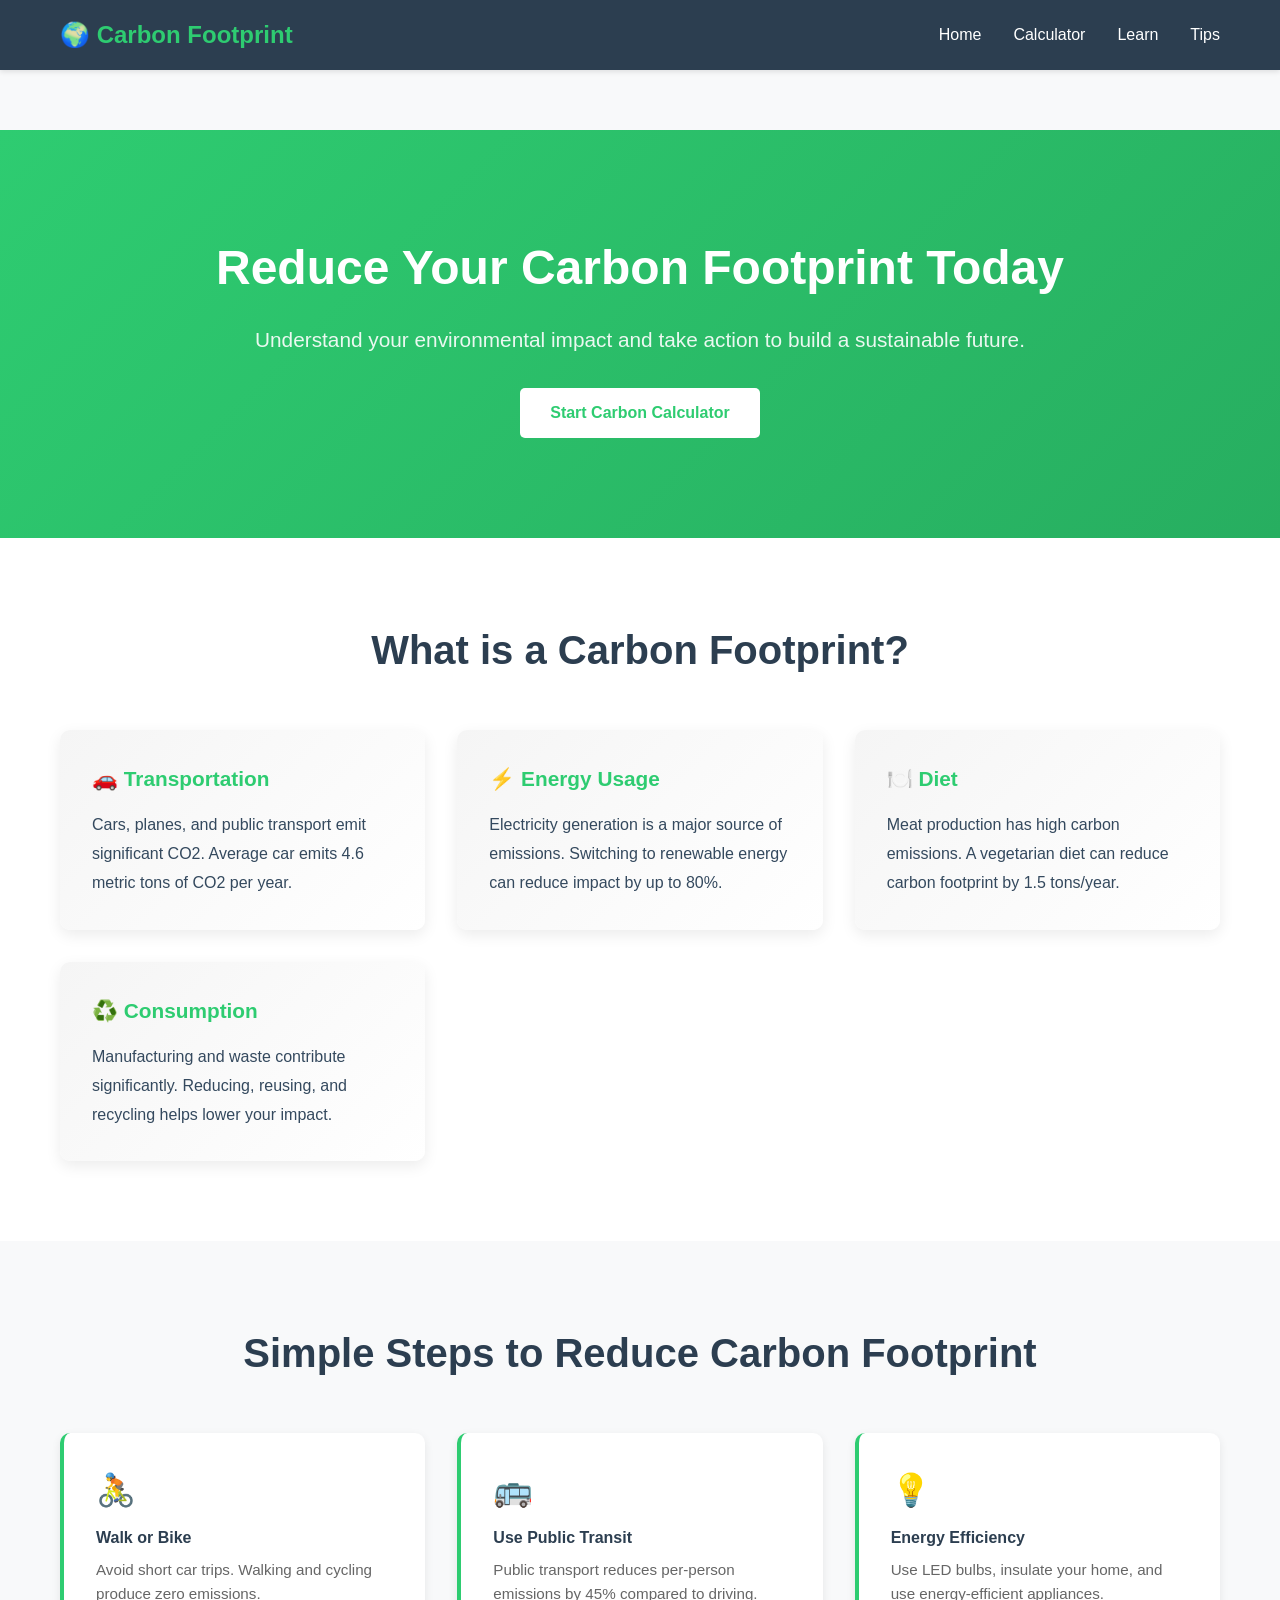
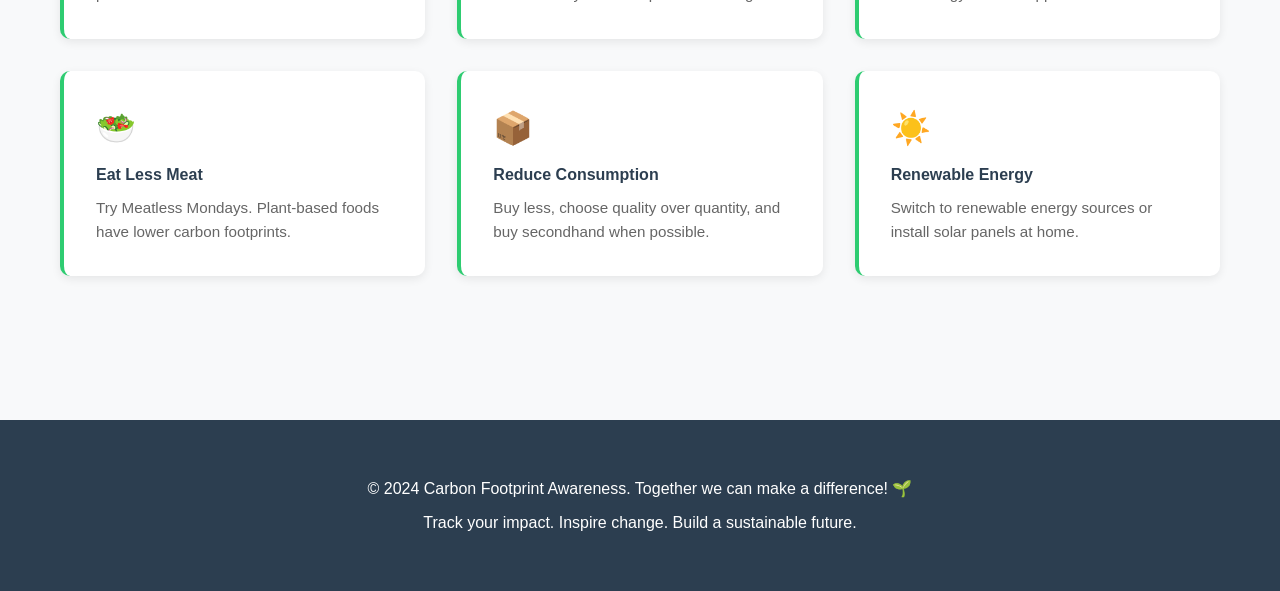
<file: index.html>
<!DOCTYPE html>
<html lang="en">
<head>
    <meta charset="UTF-8">
    <meta name="viewport" content="width=device-width, initial-scale=1.0">
    <title>Carbon Footprint Awareness - Make a Difference</title>
    <link rel="stylesheet" href="styles.css">
</head>
<body>
    <nav class="navbar">
        <div class="container">
            <div class="logo">🌍 Carbon Footprint</div>
            <ul class="nav-links">
                <li><a href="#home">Home</a></li>
                <li><a href="calculator.html">Calculator</a></li>
                <li><a href="#education">Learn</a></li>
                <li><a href="#tips">Tips</a></li>
            </ul>
        </div>
    </nav>

    <section id="home" class="hero">
        <div class="container">
            <h1>Reduce Your Carbon Footprint Today</h1>
            <p>Understand your environmental impact and take action to build a sustainable future.</p>
            <a href="calculator.html" class="btn btn-primary">Start Carbon Calculator</a>
        </div>
    </section>

    <section id="education" class="education">
        <div class="container">
            <h2>What is a Carbon Footprint?</h2>
            <div class="content-grid">
                <div class="card">
                    <h3>🚗 Transportation</h3>
                    <p>Cars, planes, and public transport emit significant CO2. Average car emits 4.6 metric tons of CO2 per year.</p>
                </div>
                <div class="card">
                    <h3>⚡ Energy Usage</h3>
                    <p>Electricity generation is a major source of emissions. Switching to renewable energy can reduce impact by up to 80%.</p>
                </div>
                <div class="card">
                    <h3>🍽️ Diet</h3>
                    <p>Meat production has high carbon emissions. A vegetarian diet can reduce carbon footprint by 1.5 tons/year.</p>
                </div>
                <div class="card">
                    <h3>♻️ Consumption</h3>
                    <p>Manufacturing and waste contribute significantly. Reducing, reusing, and recycling helps lower your impact.</p>
                </div>
            </div>
        </div>
    </section>

    <section id="tips" class="tips">
        <div class="container">
            <h2>Simple Steps to Reduce Carbon Footprint</h2>
            <div class="tips-grid">
                <div class="tip-item">
                    <span class="tip-icon">🚴</span>
                    <h4>Walk or Bike</h4>
                    <p>Avoid short car trips. Walking and cycling produce zero emissions.</p>
                </div>
                <div class="tip-item">
                    <span class="tip-icon">🚌</span>
                    <h4>Use Public Transit</h4>
                    <p>Public transport reduces per-person emissions by 45% compared to driving.</p>
                </div>
                <div class="tip-item">
                    <span class="tip-icon">💡</span>
                    <h4>Energy Efficiency</h4>
                    <p>Use LED bulbs, insulate your home, and use energy-efficient appliances.</p>
                </div>
                <div class="tip-item">
                    <span class="tip-icon">🥗</span>
                    <h4>Eat Less Meat</h4>
                    <p>Try Meatless Mondays. Plant-based foods have lower carbon footprints.</p>
                </div>
                <div class="tip-item">
                    <span class="tip-icon">📦</span>
                    <h4>Reduce Consumption</h4>
                    <p>Buy less, choose quality over quantity, and buy secondhand when possible.</p>
                </div>
                <div class="tip-item">
                    <span class="tip-icon">☀️</span>
                    <h4>Renewable Energy</h4>
                    <p>Switch to renewable energy sources or install solar panels at home.</p>
                </div>
            </div>
        </div>
    </section>

    <footer>
        <div class="container">
            <p>&copy; 2024 Carbon Footprint Awareness. Together we can make a difference! 🌱</p>
            <p>Track your impact. Inspire change. Build a sustainable future.</p>
        </div>
    </footer>
</body>
</html>
</file>
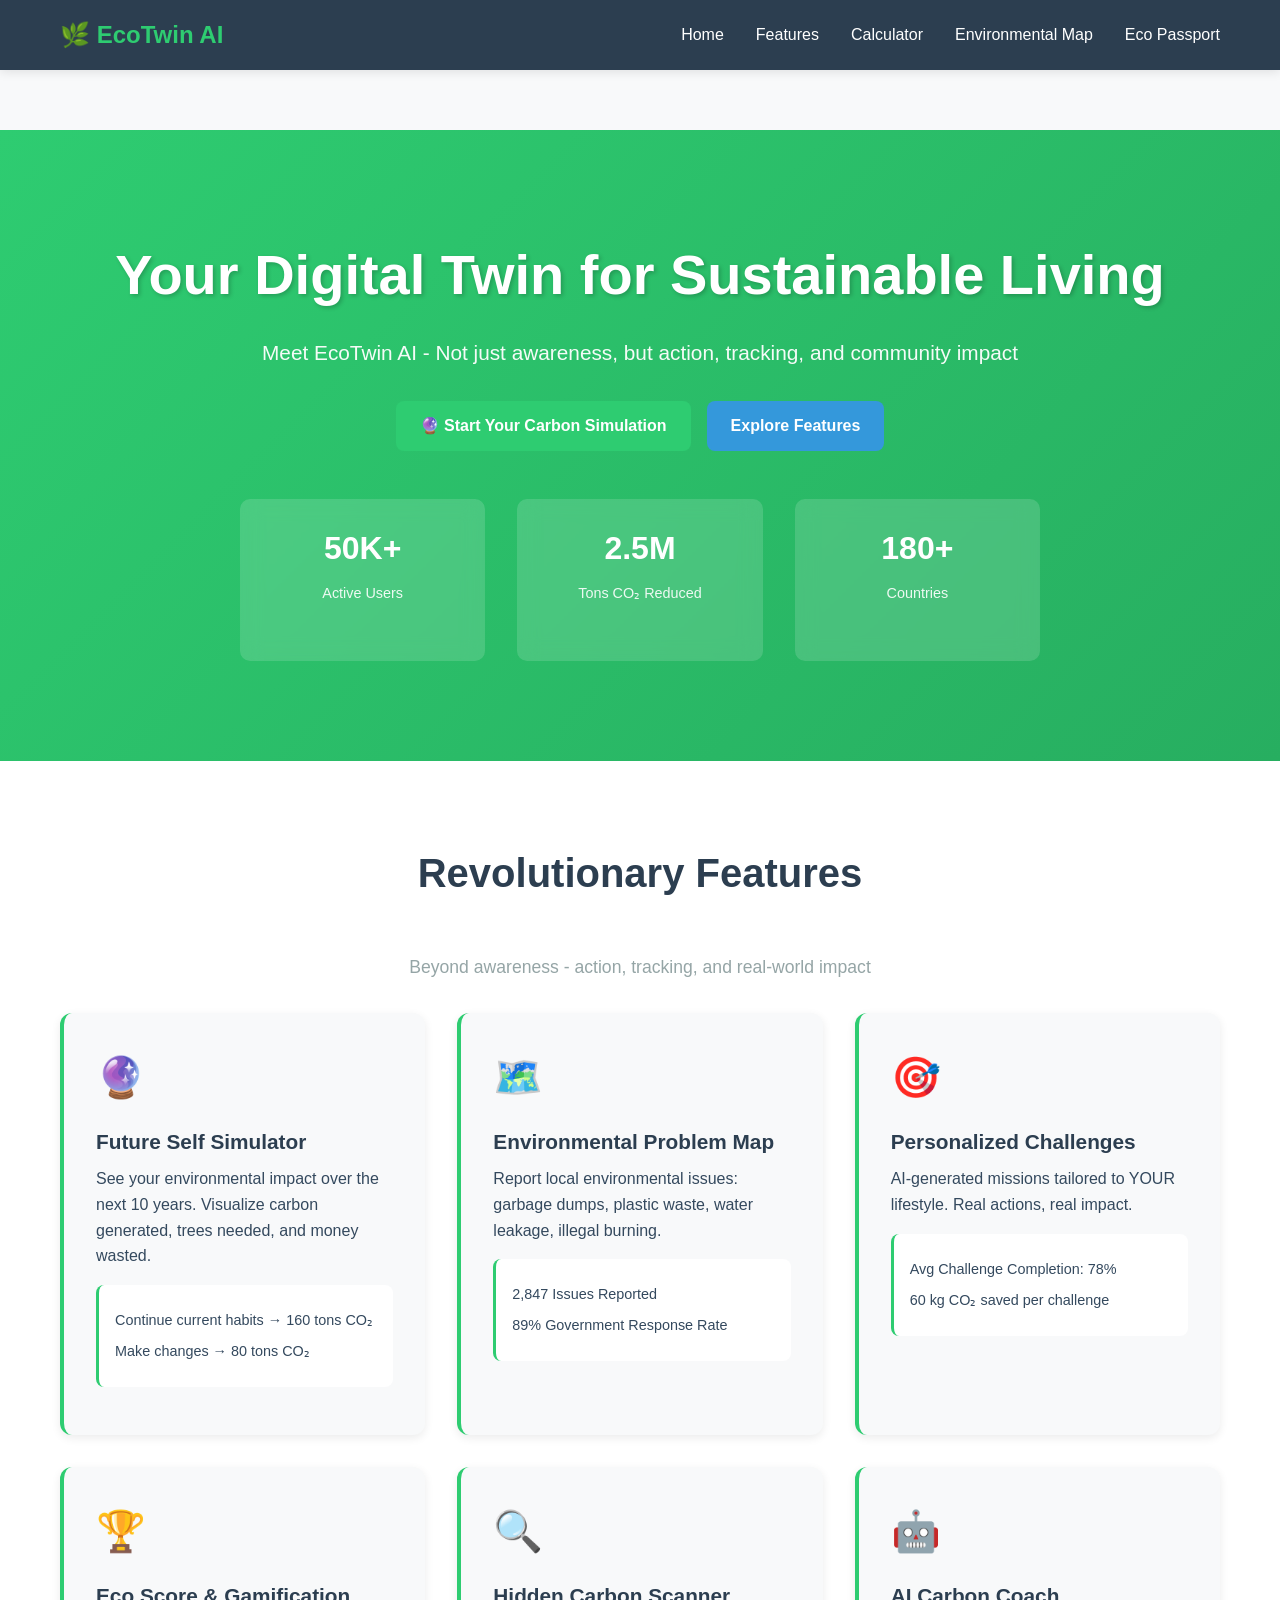
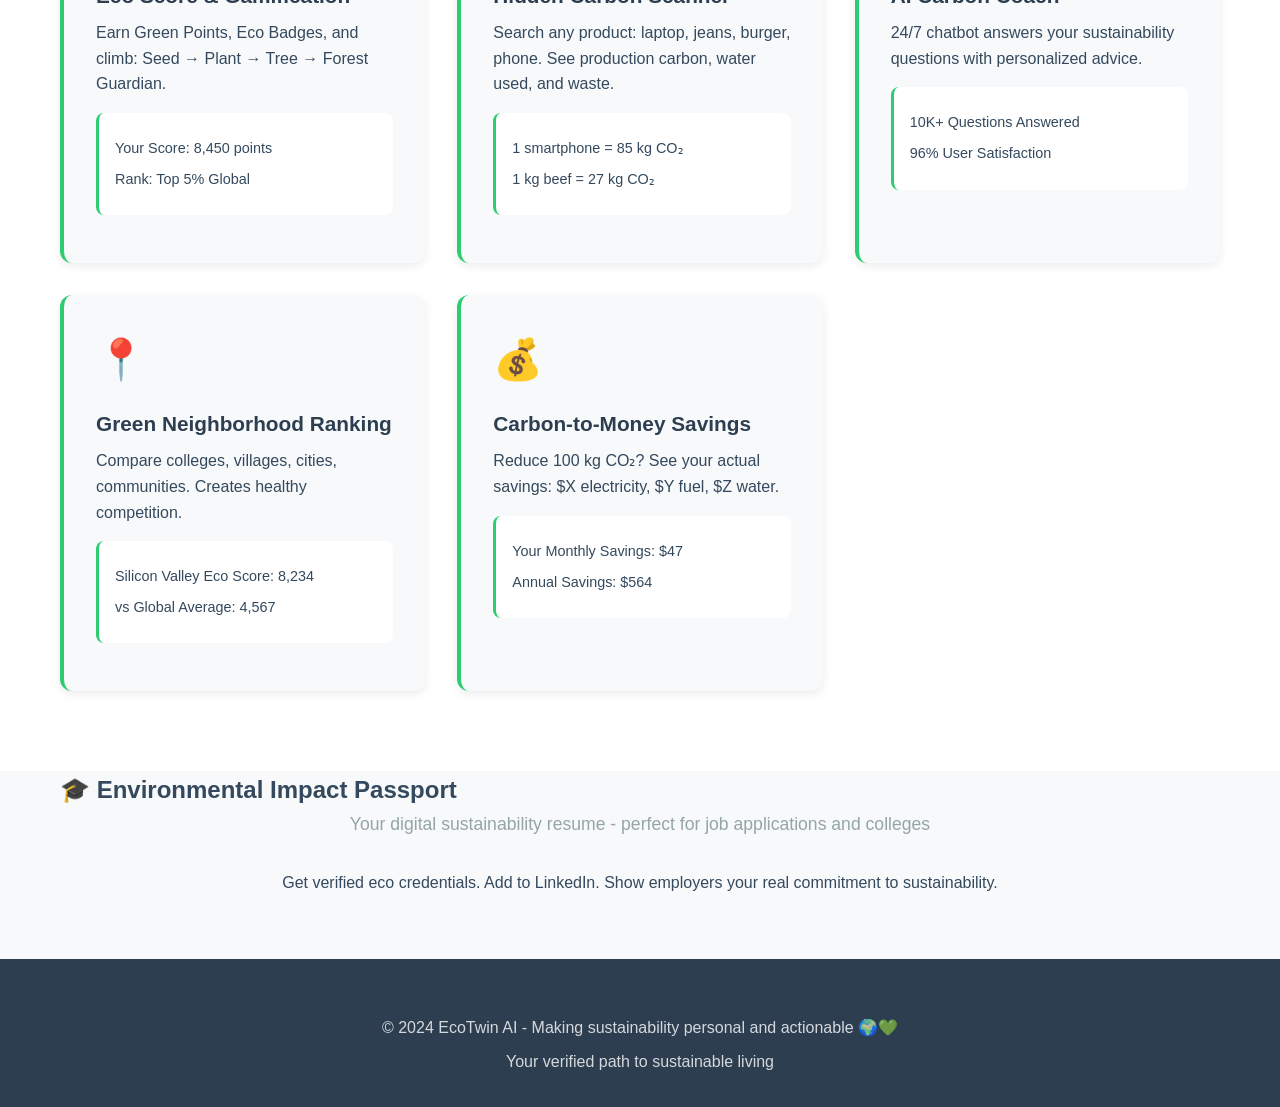
<file: ecotwin-index.html>
<!DOCTYPE html><html lang="en"><head><meta charset="UTF-8"><meta name="viewport" content="width=device-width, initial-scale=1.0"><title>EcoTwin AI - Your Digital Twin for Sustainable Living</title><link rel="stylesheet" href="ecotwin-styles.css"></head><body><nav class="navbar"><div class="container"><div class="logo">🌿 EcoTwin AI</div><ul class="nav-links"><li><a href="#home">Home</a></li><li><a href="#features">Features</a></li><li><a href="ecotwin-calculator.html">Calculator</a></li><li><a href="ecotwin-map.html">Environmental Map</a></li><li><a href="ecotwin-passport.html">Eco Passport</a></li></ul></div></nav><section id="home" class="hero"><div class="container"><h1>Your Digital Twin for Sustainable Living</h1><p>Meet EcoTwin AI - Not just awareness, but action, tracking, and community impact</p><div class="hero-buttons"><a href="ecotwin-calculator.html" class="btn btn-primary">🔮 Start Your Carbon Simulation</a><a href="#features" class="btn btn-secondary">Explore Features</a></div><div class="hero-stats"><div class="stat"><h3>50K+</h3><p>Active Users</p></div><div class="stat"><h3>2.5M</h3><p>Tons CO₂ Reduced</p></div><div class="stat"><h3>180+</h3><p>Countries</p></div></div></div></section><section id="features" class="features"><div class="container"><h2>Revolutionary Features</h2><p class="section-subtitle">Beyond awareness - action, tracking, and real-world impact</p><div class="features-grid"><div class="feature-card"><div class="feature-icon">🔮</div><h3>Future Self Simulator</h3><p>See your environmental impact over the next 10 years. Visualize carbon generated, trees needed, and money wasted.</p><div class="feature-highlight"><span>Continue current habits → 160 tons CO₂</span><span>Make changes → 80 tons CO₂</span></div></div><div class="feature-card"><div class="feature-icon">🗺️</div><h3>Environmental Problem Map</h3><p>Report local environmental issues: garbage dumps, plastic waste, water leakage, illegal burning.</p><div class="feature-highlight"><span>2,847 Issues Reported</span><span>89% Government Response Rate</span></div></div><div class="feature-card"><div class="feature-icon">🎯</div><h3>Personalized Challenges</h3><p>AI-generated missions tailored to YOUR lifestyle. Real actions, real impact.</p><div class="feature-highlight"><span>Avg Challenge Completion: 78%</span><span>60 kg CO₂ saved per challenge</span></div></div><div class="feature-card"><div class="feature-icon">🏆</div><h3>Eco Score & Gamification</h3><p>Earn Green Points, Eco Badges, and climb: Seed → Plant → Tree → Forest Guardian.</p><div class="feature-highlight"><span>Your Score: 8,450 points</span><span>Rank: Top 5% Global</span></div></div><div class="feature-card"><div class="feature-icon">🔍</div><h3>Hidden Carbon Scanner</h3><p>Search any product: laptop, jeans, burger, phone. See production carbon, water used, and waste.</p><div class="feature-highlight"><span>1 smartphone = 85 kg CO₂</span><span>1 kg beef = 27 kg CO₂</span></div></div><div class="feature-card"><div class="feature-icon">🤖</div><h3>AI Carbon Coach</h3><p>24/7 chatbot answers your sustainability questions with personalized advice.</p><div class="feature-highlight"><span>10K+ Questions Answered</span><span>96% User Satisfaction</span></div></div><div class="feature-card"><div class="feature-icon">📍</div><h3>Green Neighborhood Ranking</h3><p>Compare colleges, villages, cities, communities. Creates healthy competition.</p><div class="feature-highlight"><span>Silicon Valley Eco Score: 8,234</span><span>vs Global Average: 4,567</span></div></div><div class="feature-card"><div class="feature-icon">💰</div><h3>Carbon-to-Money Savings</h3><p>Reduce 100 kg CO₂? See your actual savings: $X electricity, $Y fuel, $Z water.</p><div class="feature-highlight"><span>Your Monthly Savings: $47</span><span>Annual Savings: $564</span></div></div></div></div></section><section class="eco-passport-preview"><div class="container"><h2>🎓 Environmental Impact Passport</h2><p class="section-subtitle">Your digital sustainability resume - perfect for job applications and colleges</p><p style="text-align:center; margin: 2rem 0;">Get verified eco credentials. Add to LinkedIn. Show employers your real commitment to sustainability.</p></div></section><footer><div class="container"><p>&copy; 2024 EcoTwin AI - Making sustainability personal and actionable 🌍💚</p><p>Your verified path to sustainable living</p></div></footer></body></html>
</file>
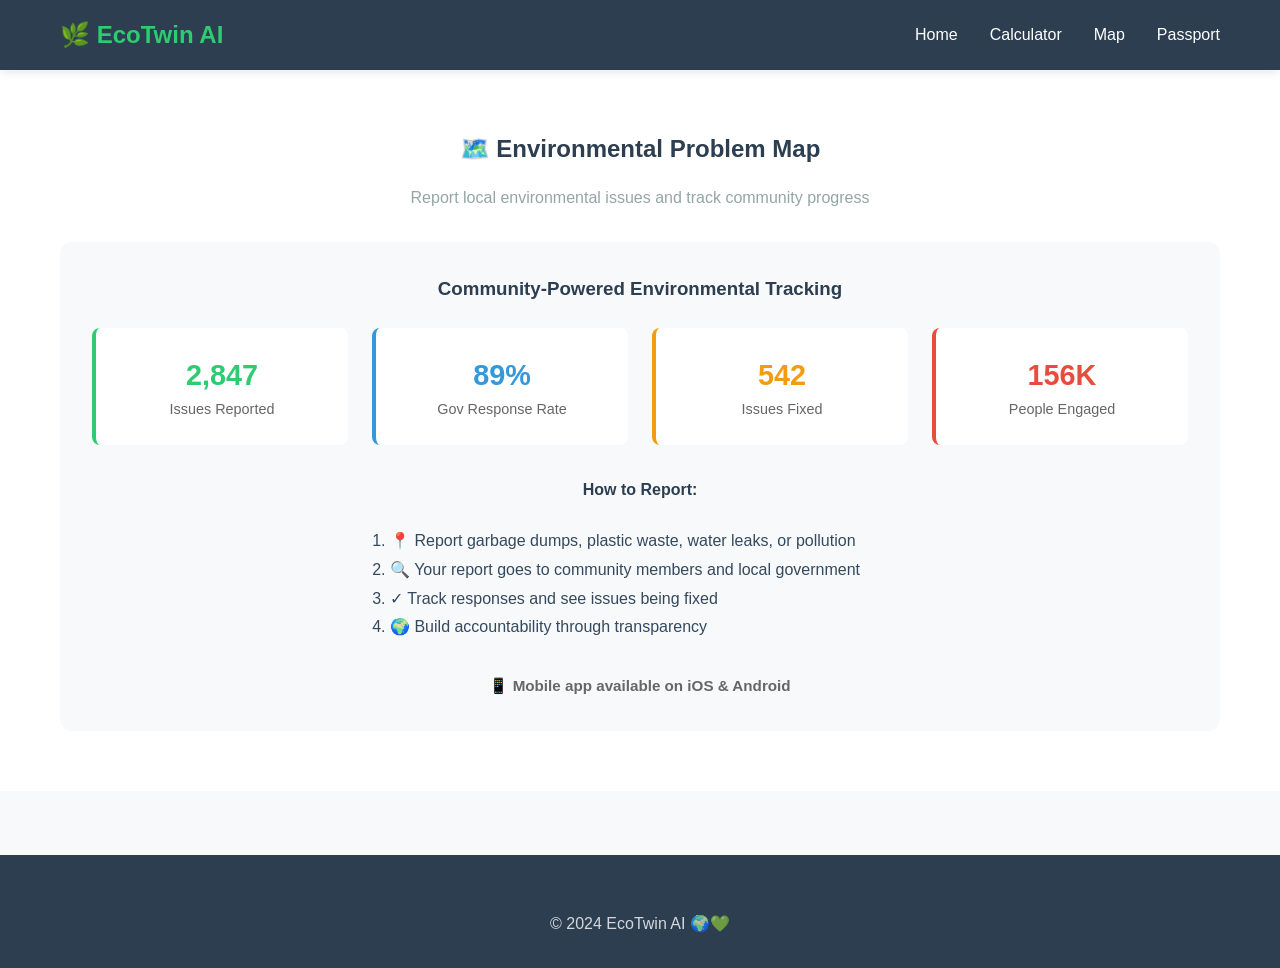
<file: ecotwin-map.html>
<!DOCTYPE html><html lang="en"><head><meta charset="UTF-8"><meta name="viewport" content="width=device-width, initial-scale=1.0"><title>EcoTwin Environmental Problem Map</title><link rel="stylesheet" href="ecotwin-styles.css"></head><body><nav class="navbar"><div class="container"><div class="logo">🌿 EcoTwin AI</div><ul class="nav-links"><li><a href="ecotwin-index.html">Home</a></li><li><a href="ecotwin-calculator.html">Calculator</a></li><li><a href="ecotwin-map.html">Map</a></li><li><a href="ecotwin-passport.html">Passport</a></li></ul></div></nav><section class="map-section" style="padding: 60px 20px; background: white;"><div class="container"><h1 style="text-align: center; color: #2c3e50; margin-bottom: 1rem;">🗺️ Environmental Problem Map</h1><p style="text-align: center; color: #95a5a6; margin-bottom: 2rem;">Report local environmental issues and track community progress</p><div style="background: #f8f9fa; padding: 2rem; border-radius: 12px; text-align: center;"><h3 style="color: #2c3e50; margin-bottom: 1.5rem;">Community-Powered Environmental Tracking</h3><div style="display: grid; grid-template-columns: repeat(auto-fit, minmax(150px, 1fr)); gap: 1.5rem; margin-bottom: 2rem;"><div style="background: white; padding: 1.5rem; border-radius: 8px; border-left: 4px solid #2ecc71;"><div style="font-size: 1.8rem; font-weight: bold; color: #2ecc71;">2,847</div><div style="font-size: 0.9rem; color: #666;">Issues Reported</div></div><div style="background: white; padding: 1.5rem; border-radius: 8px; border-left: 4px solid #3498db;"><div style="font-size: 1.8rem; font-weight: bold; color: #3498db;">89%</div><div style="font-size: 0.9rem; color: #666;">Gov Response Rate</div></div><div style="background: white; padding: 1.5rem; border-radius: 8px; border-left: 4px solid #f39c12;"><div style="font-size: 1.8rem; font-weight: bold; color: #f39c12;">542</div><div style="font-size: 0.9rem; color: #666;">Issues Fixed</div></div><div style="background: white; padding: 1.5rem; border-radius: 8px; border-left: 4px solid #e74c3c;"><div style="font-size: 1.8rem; font-weight: bold; color: #e74c3c;">156K</div><div style="font-size: 0.9rem; color: #666;">People Engaged</div></div></div><h4 style="color: #2c3e50; margin: 1.5rem 0;">How to Report:</h4><ol style="text-align: left; max-width: 500px; margin: 0 auto; line-height: 1.8;"><li>📍 Report garbage dumps, plastic waste, water leaks, or pollution</li><li>🔍 Your report goes to community members and local government</li><li>✓ Track responses and see issues being fixed</li><li>🌍 Build accountability through transparency</li></ol><p style="margin-top: 2rem; font-size: 0.95rem; color: #666;">📱 <strong>Mobile app available on iOS & Android</strong></p></div></div></section><footer><div class="container"><p>&copy; 2024 EcoTwin AI 🌍💚</p></div></footer></body></html>
</file>
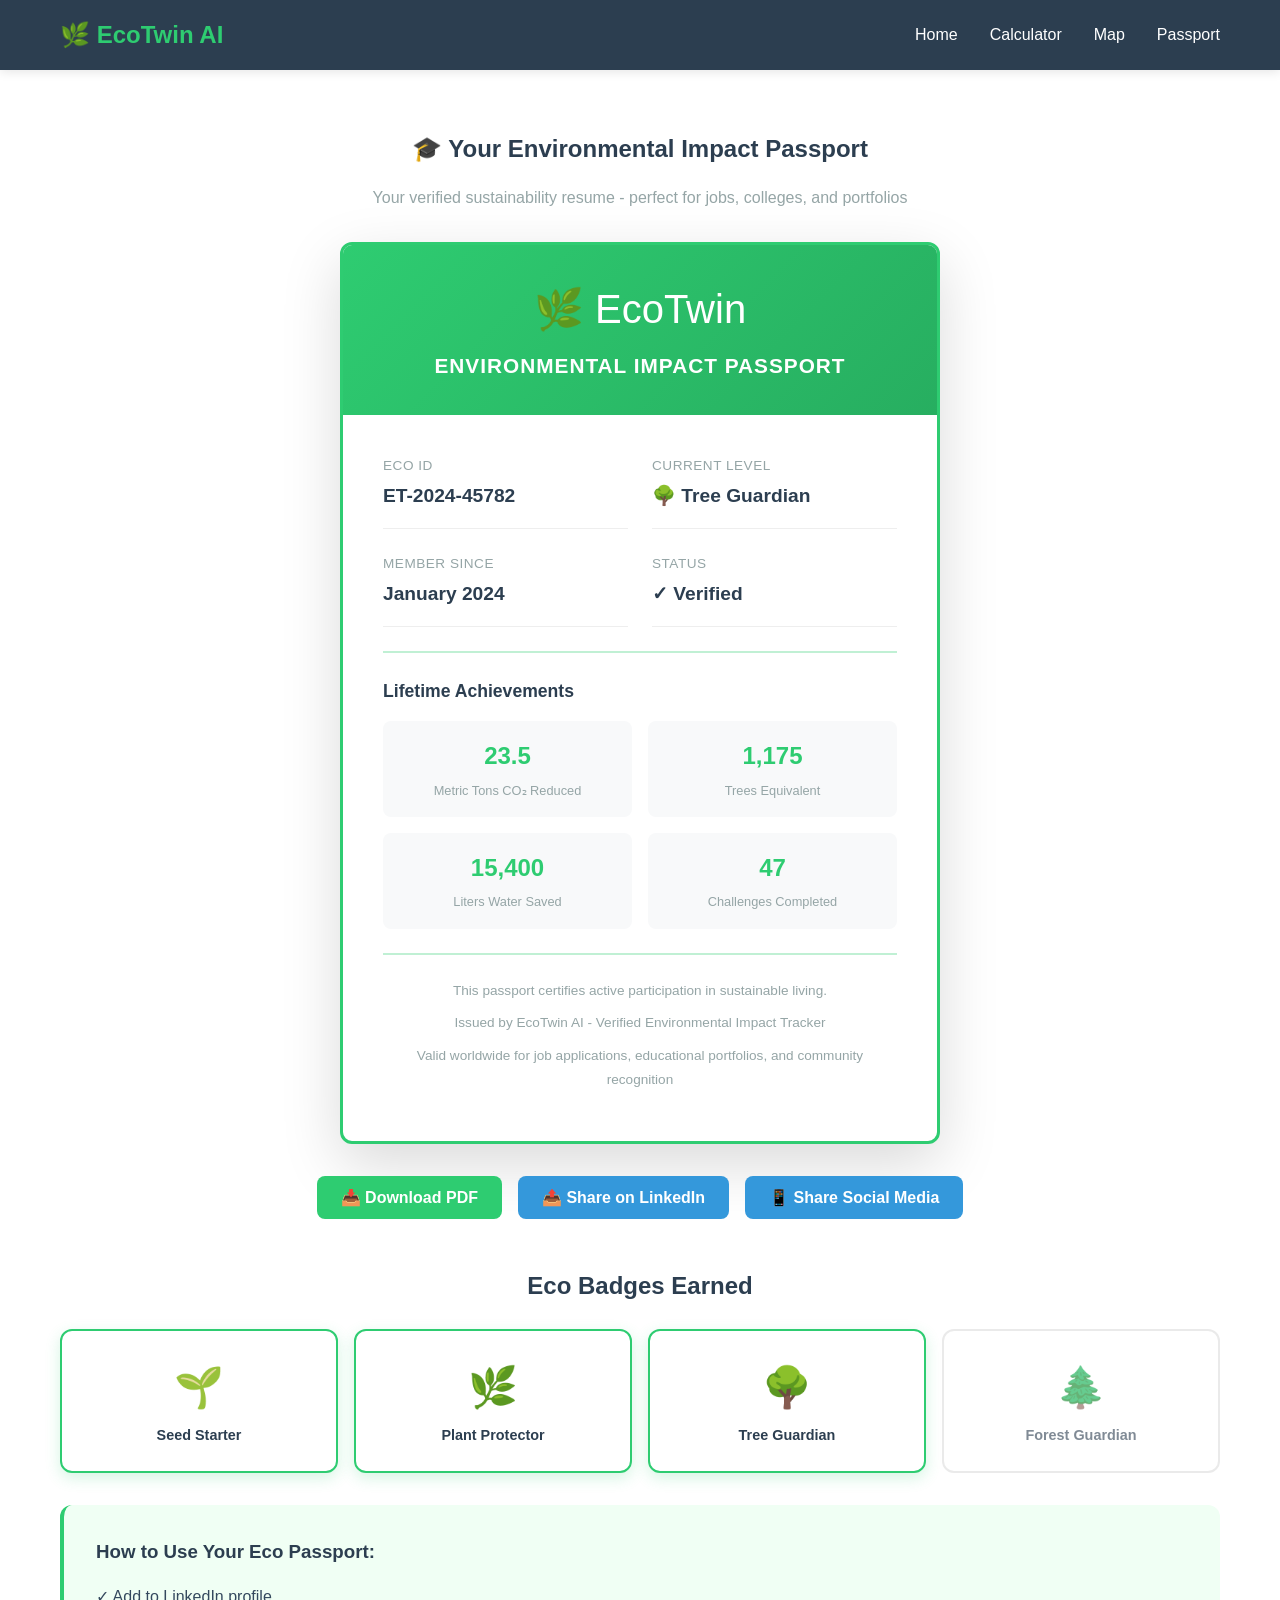
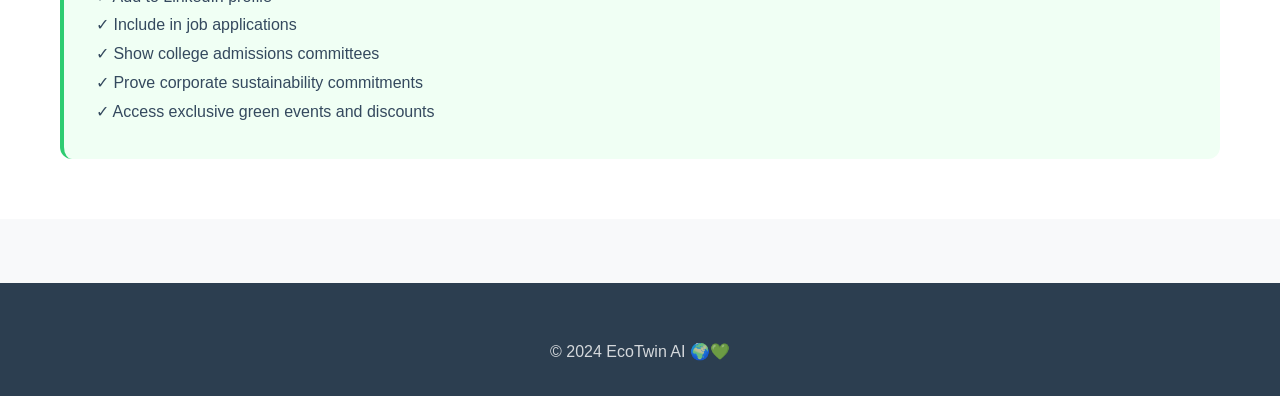
<file: ecotwin-passport.html>
<!DOCTYPE html><html lang="en"><head><meta charset="UTF-8"><meta name="viewport" content="width=device-width, initial-scale=1.0"><title>EcoTwin Passport - Your Sustainability Resume</title><link rel="stylesheet" href="ecotwin-styles.css"></head><body><nav class="navbar"><div class="container"><div class="logo">🌿 EcoTwin AI</div><ul class="nav-links"><li><a href="ecotwin-index.html">Home</a></li><li><a href="ecotwin-calculator.html">Calculator</a></li><li><a href="ecotwin-map.html">Map</a></li><li><a href="ecotwin-passport.html">Passport</a></li></ul></div></nav><section style="padding: 60px 20px; background: white;"><div class="container"><h1 style="text-align: center; color: #2c3e50; margin-bottom: 1rem;">🎓 Your Environmental Impact Passport</h1><p style="text-align: center; color: #95a5a6; margin-bottom: 2rem;">Your verified sustainability resume - perfect for jobs, colleges, and portfolios</p><div style="max-width: 600px; margin: 0 auto; background: white; border: 3px solid #2ecc71; border-radius: 12px; overflow: hidden; box-shadow: 0 20px 60px rgba(0,0,0,0.15);"><div style="background: linear-gradient(135deg, #2ecc71, #27ae60); color: white; padding: 2rem; text-align: center;"><div style="font-size: 2.5rem; margin-bottom: 0.5rem;">🌿 EcoTwin</div><div style="font-size: 1.3rem; font-weight: bold; letter-spacing: 1px;">ENVIRONMENTAL IMPACT PASSPORT</div></div><div style="padding: 2.5rem;"><div style="display: grid; grid-template-columns: 1fr 1fr; gap: 1.5rem; margin-bottom: 1.5rem;"><div style="border-bottom: 1px solid #eee; padding-bottom: 1rem;"><div style="font-size: 0.85rem; color: #95a5a6; text-transform: uppercase; letter-spacing: 0.5px; margin-bottom: 0.3rem;">Eco ID</div><div style="font-size: 1.2rem; font-weight: 600; color: #2c3e50;">ET-2024-45782</div></div><div style="border-bottom: 1px solid #eee; padding-bottom: 1rem;"><div style="font-size: 0.85rem; color: #95a5a6; text-transform: uppercase; letter-spacing: 0.5px; margin-bottom: 0.3rem;">Current Level</div><div style="font-size: 1.2rem; font-weight: 600; color: #2c3e50;">🌳 Tree Guardian</div></div><div style="border-bottom: 1px solid #eee; padding-bottom: 1rem;"><div style="font-size: 0.85rem; color: #95a5a6; text-transform: uppercase; letter-spacing: 0.5px; margin-bottom: 0.3rem;">Member Since</div><div style="font-size: 1.2rem; font-weight: 600; color: #2c3e50;">January 2024</div></div><div style="border-bottom: 1px solid #eee; padding-bottom: 1rem;"><div style="font-size: 0.85rem; color: #95a5a6; text-transform: uppercase; letter-spacing: 0.5px; margin-bottom: 0.3rem;">Status</div><div style="font-size: 1.2rem; font-weight: 600; color: #2c3e50;">✓ Verified</div></div></div><hr style="border: none; border-top: 2px solid #2ecc71; margin: 1.5rem 0; opacity: 0.3;"><div style="margin: 1.5rem 0;"><h3 style="color: #2c3e50; margin-bottom: 1rem; font-size: 1.1rem;">Lifetime Achievements</h3><div style="display: grid; grid-template-columns: 1fr 1fr; gap: 1rem;"><div style="text-align: center; padding: 1rem; background: #f8f9fa; border-radius: 8px;"><div style="font-size: 1.5rem; font-weight: bold; color: #2ecc71; margin-bottom: 0.3rem;">23.5</div><div style="font-size: 0.8rem; color: #95a5a6;">Metric Tons CO₂ Reduced</div></div><div style="text-align: center; padding: 1rem; background: #f8f9fa; border-radius: 8px;"><div style="font-size: 1.5rem; font-weight: bold; color: #2ecc71; margin-bottom: 0.3rem;">1,175</div><div style="font-size: 0.8rem; color: #95a5a6;">Trees Equivalent</div></div><div style="text-align: center; padding: 1rem; background: #f8f9fa; border-radius: 8px;"><div style="font-size: 1.5rem; font-weight: bold; color: #2ecc71; margin-bottom: 0.3rem;">15,400</div><div style="font-size: 0.8rem; color: #95a5a6;">Liters Water Saved</div></div><div style="text-align: center; padding: 1rem; background: #f8f9fa; border-radius: 8px;"><div style="font-size: 1.5rem; font-weight: bold; color: #2ecc71; margin-bottom: 0.3rem;">47</div><div style="font-size: 0.8rem; color: #95a5a6;">Challenges Completed</div></div></div></div><hr style="border: none; border-top: 2px solid #2ecc71; margin: 1.5rem 0; opacity: 0.3;"><div style="text-align: center; color: #95a5a6; font-size: 0.85rem; line-height: 1.8;"><p style="margin: 0.5rem 0;">This passport certifies active participation in sustainable living.</p><p style="margin: 0.5rem 0;">Issued by EcoTwin AI - Verified Environmental Impact Tracker</p><p style="margin: 0.5rem 0;">Valid worldwide for job applications, educational portfolios, and community recognition</p></div></div></div><div style="display: flex; gap: 1rem; justify-content: center; margin: 2rem 0; flex-wrap: wrap;"><button class="btn btn-primary">📥 Download PDF</button><button class="btn btn-secondary">📤 Share on LinkedIn</button><button class="btn btn-secondary">📱 Share Social Media</button></div><h2 style="text-align: center; color: #2c3e50; margin: 3rem 0 1.5rem;">Eco Badges Earned</h2><div style="display: grid; grid-template-columns: repeat(auto-fit, minmax(120px, 1fr)); gap: 1rem; margin-bottom: 2rem;"><div style="background: white; padding: 1.5rem; border-radius: 12px; text-align: center; border: 2px solid #2ecc71; box-shadow: 0 5px 15px rgba(46, 204, 113, 0.2);"><div style="font-size: 2.5rem; margin-bottom: 0.3rem;">🌱</div><div style="font-weight: 600; color: #2c3e50; font-size: 0.9rem;">Seed Starter</div></div><div style="background: white; padding: 1.5rem; border-radius: 12px; text-align: center; border: 2px solid #2ecc71; box-shadow: 0 5px 15px rgba(46, 204, 113, 0.2);"><div style="font-size: 2.5rem; margin-bottom: 0.3rem;">🌿</div><div style="font-weight: 600; color: #2c3e50; font-size: 0.9rem;">Plant Protector</div></div><div style="background: white; padding: 1.5rem; border-radius: 12px; text-align: center; border: 2px solid #2ecc71; box-shadow: 0 5px 15px rgba(46, 204, 113, 0.2);"><div style="font-size: 2.5rem; margin-bottom: 0.3rem;">🌳</div><div style="font-weight: 600; color: #2c3e50; font-size: 0.9rem;">Tree Guardian</div></div><div style="background: white; padding: 1.5rem; border-radius: 12px; text-align: center; border: 2px solid #ddd; opacity: 0.6;"><div style="font-size: 2.5rem; margin-bottom: 0.3rem;">🌲</div><div style="font-weight: 600; color: #2c3e50; font-size: 0.9rem;">Forest Guardian</div></div></div><div style="background: #f0fff4; padding: 2rem; border-radius: 12px; border-left: 4px solid #2ecc71;"><h3 style="color: #2c3e50; margin-bottom: 1rem;">How to Use Your Eco Passport:</h3><ul style="list-style: none; line-height: 1.8;"><li>✓ Add to LinkedIn profile</li><li>✓ Include in job applications</li><li>✓ Show college admissions committees</li><li>✓ Prove corporate sustainability commitments</li><li>✓ Access exclusive green events and discounts</li></ul></div></div></section><footer><div class="container"><p>&copy; 2024 EcoTwin AI 🌍💚</p></div></footer></body></html>
</file>
<file: styles.css>
* {
    margin: 0;
    padding: 0;
    box-sizing: border-box;
}

:root {
    --primary-color: #2ecc71;
    --secondary-color: #27ae60;
    --dark-color: #2c3e50;
    --light-color: #ecf0f1;
    --text-color: #34495e;
    --warning-color: #e74c3c;
    --info-color: #3498db;
}

body {
    font-family: 'Segoe UI', Tahoma, Geneva, Verdana, sans-serif;
    line-height: 1.6;
    color: var(--text-color);
    background-color: #f8f9fa;
}

.container {
    max-width: 1200px;
    margin: 0 auto;
    padding: 0 20px;
}

/* Navigation */
.navbar {
    background-color: var(--dark-color);
    color: white;
    padding: 1rem 0;
    position: sticky;
    top: 0;
    box-shadow: 0 2px 5px rgba(0,0,0,0.1);
    z-index: 100;
}

.navbar .container {
    display: flex;
    justify-content: space-between;
    align-items: center;
}

.logo {
    font-size: 1.5rem;
    font-weight: bold;
    color: var(--primary-color);
}

.nav-links {
    display: flex;
    list-style: none;
    gap: 2rem;
}

.nav-links a {
    color: white;
    text-decoration: none;
    transition: color 0.3s ease;
}

.nav-links a:hover {
    color: var(--primary-color);
}

/* Hero Section */
.hero {
    background: linear-gradient(135deg, var(--primary-color) 0%, var(--secondary-color) 100%);
    color: white;
    padding: 100px 20px;
    text-align: center;
    margin-top: 60px;
}

.hero h1 {
    font-size: 3rem;
    margin-bottom: 1rem;
}

.hero p {
    font-size: 1.3rem;
    margin-bottom: 2rem;
    opacity: 0.9;
}

/* Buttons */
.btn {
    display: inline-block;
    padding: 12px 30px;
    border-radius: 5px;
    text-decoration: none;
    font-weight: 600;
    cursor: pointer;
    border: none;
    transition: all 0.3s ease;
    font-size: 1rem;
}

.btn-primary {
    background-color: white;
    color: var(--primary-color);
}

.btn-primary:hover {
    transform: translateY(-2px);
    box-shadow: 0 10px 20px rgba(0,0,0,0.2);
}

/* Sections */
section {
    padding: 80px 20px;
}

section h2 {
    text-align: center;
    font-size: 2.5rem;
    margin-bottom: 3rem;
    color: var(--dark-color);
}

/* Education Section */
.education {
    background-color: white;
}

.content-grid {
    display: grid;
    grid-template-columns: repeat(auto-fit, minmax(280px, 1fr));
    gap: 2rem;
}

.card {
    background: linear-gradient(135deg, #f5f5f5 0%, #fff 100%);
    padding: 2rem;
    border-radius: 10px;
    box-shadow: 0 5px 15px rgba(0,0,0,0.08);
    transition: all 0.3s ease;
}

.card:hover {
    transform: translateY(-5px);
    box-shadow: 0 15px 30px rgba(0,0,0,0.15);
}

.card h3 {
    color: var(--primary-color);
    margin-bottom: 1rem;
    font-size: 1.3rem;
}

.card p {
    color: var(--text-color);
    line-height: 1.8;
}

/* Tips Section */
.tips {
    background-color: #f8f9fa;
}

.tips-grid {
    display: grid;
    grid-template-columns: repeat(auto-fit, minmax(300px, 1fr));
    gap: 2rem;
}

.tip-item {
    background: white;
    padding: 2rem;
    border-radius: 10px;
    border-left: 4px solid var(--primary-color);
    box-shadow: 0 3px 10px rgba(0,0,0,0.08);
    transition: all 0.3s ease;
}

.tip-item:hover {
    box-shadow: 0 8px 20px rgba(0,0,0,0.12);
}

.tip-icon {
    font-size: 2rem;
    display: block;
    margin-bottom: 0.5rem;
}

.tip-item h4 {
    color: var(--dark-color);
    margin-bottom: 0.5rem;
}

.tip-item p {
    color: #666;
    font-size: 0.95rem;
}

/* Calculator Section */
.calculator-section {
    background-color: white;
    padding: 60px 20px;
}

.calculator-section h1 {
    text-align: center;
    font-size: 2.5rem;
    margin-bottom: 0.5rem;
    color: var(--dark-color);
}

.subtitle {
    text-align: center;
    font-size: 1.1rem;
    color: #666;
    margin-bottom: 3rem;
}

.calculator-grid {
    display: grid;
    grid-template-columns: 1fr 1fr;
    gap: 3rem;
    align-items: start;
}

.calculator-form {
    background: #f8f9fa;
    padding: 2rem;
    border-radius: 10px;
}

.form-group {
    margin-bottom: 1.5rem;
}

.form-group label {
    display: block;
    margin-bottom: 0.5rem;
    font-weight: 600;
    color: var(--dark-color);
}

.form-group input,
.form-group select {
    width: 100%;
    padding: 10px 12px;
    border: 2px solid #ddd;
    border-radius: 5px;
    font-size: 1rem;
    transition: border-color 0.3s ease;
}

.form-group input:focus,
.form-group select:focus {
    outline: none;
    border-color: var(--primary-color);
}

.form-group small {
    display: block;
    margin-top: 0.3rem;
    color: #999;
    font-size: 0.85rem;
}

/* Results Section */
.results-section {
    background: #f8f9fa;
    padding: 2rem;
    border-radius: 10px;
}

#results.results-hidden {
    display: none;
}

.total-emissions {
    background: white;
    padding: 2rem;
    border-radius: 10px;
    margin-bottom: 2rem;
    text-align: center;
    border-left: 5px solid var(--primary-color);
}

.emission-value {
    margin-bottom: 1rem;
}

.emission-value span:first-child {
    font-size: 3rem;
    font-weight: bold;
    color: var(--primary-color);
    display: block;
}

.unit {
    font-size: 0.9rem;
    color: #666;
}

.comparison {
    text-align: left;
    font-size: 0.95rem;
}

.comparison p {
    margin: 0.5rem 0;
}

.breakdown {
    background: white;
    padding: 2rem;
    border-radius: 10px;
    margin-bottom: 2rem;
}

.breakdown h3 {
    color: var(--dark-color);
    margin-bottom: 1rem;
}

#emissionChart {
    margin-bottom: 1rem;
}

#detailedBreakdown {
    display: grid;
    grid-template-columns: repeat(auto-fit, minmax(200px, 1fr));
    gap: 1rem;
}

.breakdown-item {
    background: #f8f9fa;
    padding: 1rem;
    border-radius: 5px;
    border-left: 3px solid var(--primary-color);
}

.breakdown-item h4 {
    color: var(--dark-color);
    margin-bottom: 0.5rem;
}

.breakdown-item .value {
    font-size: 1.3rem;
    font-weight: bold;
    color: var(--primary-color);
}

.recommendations {
    background: white;
    padding: 2rem;
    border-radius: 10px;
    border-left: 5px solid var(--info-color);
}

.recommendations h3 {
    color: var(--dark-color);
    margin-bottom: 1rem;
}

#recommendations-list {
    list-style: none;
}

#recommendations-list li {
    padding: 0.7rem 0;
    padding-left: 2rem;
    position: relative;
    color: #555;
}

#recommendations-list li:before {
    content: "✓";
    position: absolute;
    left: 0;
    color: var(--primary-color);
    font-weight: bold;
    font-size: 1.2rem;
}

/* Impact Section */
.impact-section {
    background-color: white;
}

.impact-grid {
    display: grid;
    grid-template-columns: repeat(auto-fit, minmax(250px, 1fr));
    gap: 2rem;
}

.impact-card {
    background: linear-gradient(135deg, var(--primary-color) 0%, var(--secondary-color) 100%);
    color: white;
    padding: 2rem;
    border-radius: 10px;
    text-align: center;
    box-shadow: 0 5px 15px rgba(0,0,0,0.1);
}

.impact-card h4 {
    font-size: 1.2rem;
    margin-bottom: 1rem;
}

.impact-value {
    font-size: 2rem;
    font-weight: bold;
    margin-bottom: 1rem;
}

.impact-card p:last-child {
    opacity: 0.9;
}

/* Footer */
footer {
    background-color: var(--dark-color);
    color: white;
    text-align: center;
    padding: 3rem 20px;
    margin-top: 4rem;
}

footer p {
    margin: 0.5rem 0;
}

/* Responsive Design */
@media (max-width: 768px) {
    .hero h1 {
        font-size: 2rem;
    }

    .nav-links {
        gap: 1rem;
        font-size: 0.9rem;
    }

    .calculator-grid {
        grid-template-columns: 1fr;
    }

    section h2 {
        font-size: 1.8rem;
    }

    .tips-grid,
    .content-grid {
        grid-template-columns: 1fr;
    }
}
</file>
<file: ecotwin-styles.css>
* { margin: 0; padding: 0; box-sizing: border-box; }
:root { --primary: #2ecc71; --primary-dark: #27ae60; --secondary: #3498db; --danger: #e74c3c; --warning: #f39c12; --dark: #2c3e50; --light: #ecf0f1; --text: #34495e; --gray: #95a5a6; }
body { font-family: 'Segoe UI', Tahoma, Geneva, Verdana, sans-serif; line-height: 1.6; color: var(--text); background: #f8f9fa; }
.container { max-width: 1200px; margin: 0 auto; padding: 0 20px; }
.navbar { background: var(--dark); color: white; padding: 1rem 0; position: sticky; top: 0; z-index: 1000; box-shadow: 0 2px 10px rgba(0,0,0,0.1); }
.navbar .container { display: flex; justify-content: space-between; align-items: center; }
.logo { font-size: 1.5rem; font-weight: bold; color: var(--primary); }
.nav-links { display: flex; list-style: none; gap: 2rem; }
.nav-links a { color: white; text-decoration: none; transition: color 0.3s; }
.nav-links a:hover { color: var(--primary); }
.btn { display: inline-block; padding: 12px 24px; border-radius: 8px; text-decoration: none; font-weight: 600; cursor: pointer; border: none; transition: all 0.3s; font-size: 1rem; }
.btn-primary { background: var(--primary); color: white; }
.btn-primary:hover { background: var(--primary-dark); transform: translateY(-2px); box-shadow: 0 5px 15px rgba(46, 204, 113, 0.3); }
.btn-secondary { background: var(--secondary); color: white; }
.btn-secondary:hover { background: #2980b9; transform: translateY(-2px); }
.hero { background: linear-gradient(135deg, var(--primary) 0%, var(--primary-dark) 100%); color: white; padding: 100px 20px; text-align: center; margin-top: 60px; }
.hero h1 { font-size: 3.5rem; margin-bottom: 1rem; text-shadow: 2px 2px 4px rgba(0,0,0,0.2); }
.hero p { font-size: 1.3rem; margin-bottom: 2rem; opacity: 0.95; }
.hero-buttons { display: flex; gap: 1rem; justify-content: center; flex-wrap: wrap; margin-bottom: 3rem; }
.hero-stats { display: grid; grid-template-columns: repeat(auto-fit, minmax(150px, 1fr)); gap: 2rem; max-width: 800px; margin: 0 auto; }
.stat { background: rgba(255, 255, 255, 0.15); padding: 1.5rem; border-radius: 10px; backdrop-filter: blur(10px); }
.stat h3 { font-size: 2rem; margin-bottom: 0.5rem; }
.stat p { font-size: 0.9rem; opacity: 0.9; }
.features { padding: 80px 20px; background: white; }
.features h2, .section-subtitle { text-align: center; margin-bottom: 3rem; }
.features h2 { font-size: 2.5rem; color: var(--dark); }
.section-subtitle { font-size: 1.1rem; color: var(--gray); margin-bottom: 2rem; }
.features-grid { display: grid; grid-template-columns: repeat(auto-fit, minmax(300px, 1fr)); gap: 2rem; }
.feature-card { background: #f8f9fa; padding: 2rem; border-radius: 12px; border-left: 4px solid var(--primary); transition: all 0.3s; box-shadow: 0 3px 10px rgba(0,0,0,0.08); }
.feature-card:hover { transform: translateY(-5px); box-shadow: 0 10px 30px rgba(0,0,0,0.15); }
.feature-icon { font-size: 2.5rem; margin-bottom: 1rem; }
.feature-card h3 { color: var(--dark); margin-bottom: 0.5rem; font-size: 1.3rem; }
.feature-card p { color: var(--text); margin-bottom: 1rem; line-height: 1.6; }
.feature-highlight { background: white; padding: 1rem; border-radius: 8px; margin: 1rem 0; border-left: 3px solid var(--primary); }
.feature-highlight span { display: block; font-size: 0.9rem; margin: 0.5rem 0; }
footer { background: var(--dark); color: white; padding: 3rem 20px 1.5rem; margin-top: 4rem; text-align: center; }
footer p { margin: 0.5rem 0; opacity: 0.8; }
@media (max-width: 768px) { .hero h1 { font-size: 2rem; } .nav-links { gap: 1rem; font-size: 0.9rem; } .features-grid { grid-template-columns: 1fr; } }
</file>
